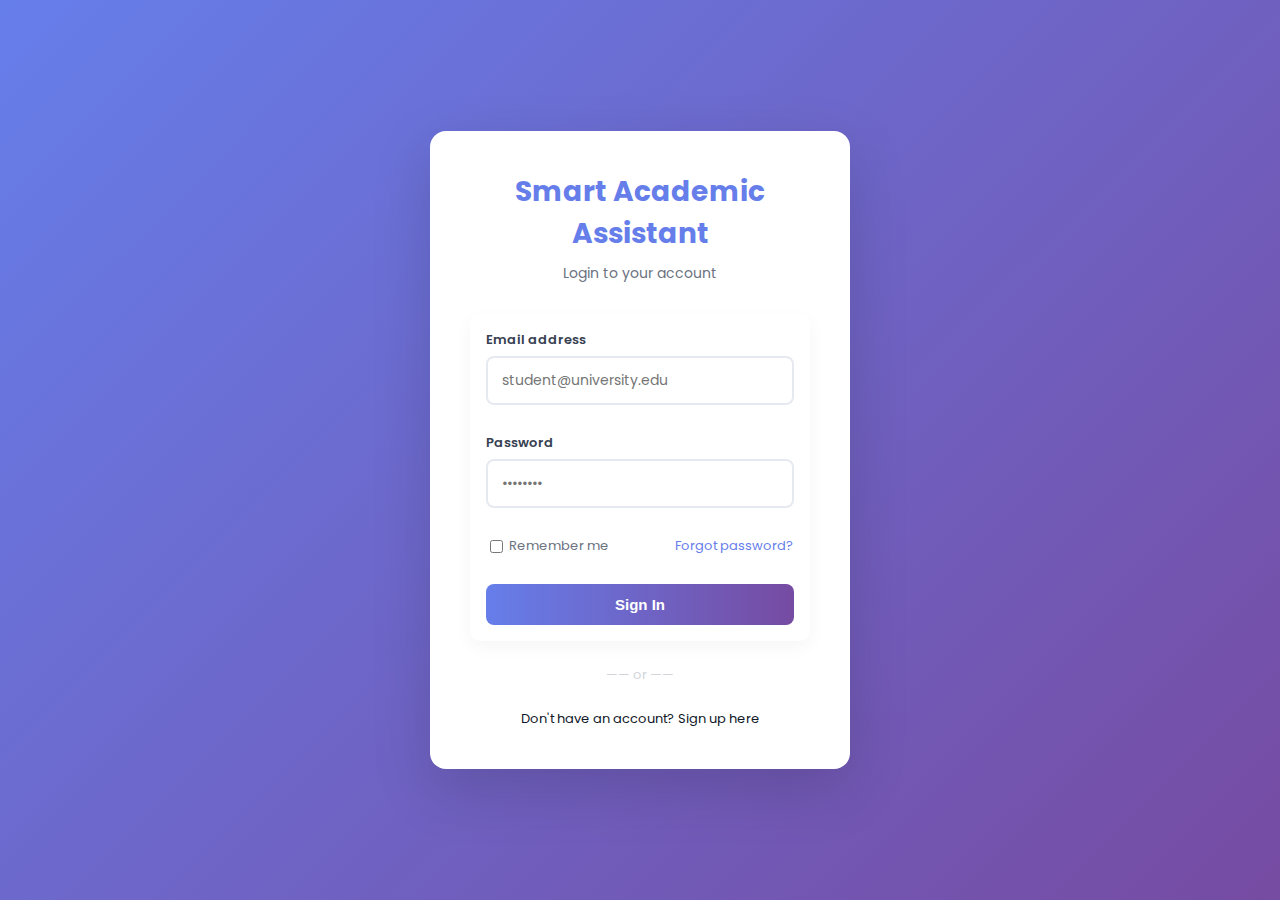
<file: login.html>
<!doctype html>
<html lang="en">
<head>
  <meta charset="utf-8">
  <meta name="viewport" content="width=device-width,initial-scale=1">
  <title>Smart Academic Assistant — Login</title>
  <link rel="stylesheet" href="styles.css">
  <style>
    body { background: linear-gradient(135deg, #667eea 0%, #764ba2 100%); min-height: 100vh; display: flex; align-items: center; justify-content: center; }
    .login-container { background: white; border-radius: 16px; box-shadow: 0 20px 60px rgba(0,0,0,0.15); width: 100%; max-width: 420px; padding: 40px; }
    .login-header { text-align: center; margin-bottom: 30px; }
    .login-header h1 { font-size: 28px; margin: 0; color: #667eea; }
    .login-header p { color: #6b7280; font-size: 14px; margin-top: 8px; }
    .form-input { width: 100%; padding: 12px 14px; border: 2px solid #e6e9ef; border-radius: 8px; font-size: 14px; margin-bottom: 12px; font-family: 'Poppins', Arial, sans-serif; transition: border-color 0.3s; }
    .form-input:focus { outline: none; border-color: #667eea; }
    .form-group { margin-bottom: 16px; }
    .form-group label { display: block; font-size: 13px; color: #374151; margin-bottom: 6px; font-weight: 600; }
    .login-btn { width: 100%; padding: 12px; background: linear-gradient(90deg, #667eea, #764ba2); color: white; border: none; border-radius: 8px; font-size: 15px; font-weight: 600; cursor: pointer; margin-top: 8px; }
    .login-btn:hover { opacity: 0.9; }
    .divider { text-align: center; margin: 24px 0; color: #d1d5db; font-size: 13px; }
    .signup-link { text-align: center; margin-top: 16px; font-size: 13px; }
    .signup-link a { color: #667eea; text-decoration: none; font-weight: 600; cursor: pointer; }
    .signup-form { display: none; }
    .signup-form.active { display: block; }
    .login-form.hidden { display: none; }
    .back-btn { color: #667eea; background: none; border: none; cursor: pointer; font-size: 13px; font-weight: 600; margin-bottom: 12px; }
  </style>
</head>
<body>

  <div class="login-container">
    <div class="login-form">
      <div class="login-header">
        <h1>Smart Academic Assistant</h1>
        <p>Login to your account</p>
      </div>

      <form onsubmit="handleLogin(event)">
        <div class="form-group">
          <label>Email address</label>
          <input type="email" class="form-input" placeholder="student@university.edu" required>
        </div>

        <div class="form-group">
          <label>Password</label>
          <input type="password" class="form-input" placeholder="••••••••" required>
        </div>

        <div style="display:flex; justify-content:space-between; align-items:center; font-size:13px; margin-bottom:20px">
          <label style="display:flex; align-items:center; margin:0">
            <input type="checkbox" style="margin-right:6px"> Remember me
          </label>
          <a href="#" style="color:#667eea; text-decoration:none">Forgot password?</a>
        </div>

        <button type="submit" class="login-btn">Sign In</button>
      </form>

      <div class="divider">—— or ——</div>

      <div class="signup-link">
        Don't have an account? <span onclick="toggleForm()" style="cursor:pointer">Sign up here</span>
      </div>
    </div>

    <div class="signup-form">
      <button type="button" class="back-btn" onclick="toggleForm()">← Back to login</button>
      <div class="login-header" style="margin-bottom:24px">
        <h1 style="font-size:24px">Create Account</h1>
        <p>Join us to track your academic progress</p>
      </div>

      <form onsubmit="handleSignup(event)">
        <div class="form-group">
          <label>Full name</label>
          <input type="text" class="form-input" placeholder="John Doe" required>
        </div>

        <div class="form-group">
          <label>Email address</label>
          <input type="email" class="form-input" placeholder="student@university.edu" required>
        </div>

        <div class="form-group">
          <label>Password</label>
          <input type="password" class="form-input" placeholder="••••••••" required>
        </div>

        <div class="form-group">
          <label>Confirm password</label>
          <input type="password" class="form-input" placeholder="••••••••" required>
        </div>

        <div style="font-size:12px; color:#6b7280; margin-bottom:16px">
          By signing up, you agree to our <a href="#" style="color:#667eea; text-decoration:none">Terms of Service</a> and <a href="#" style="color:#667eea; text-decoration:none">Privacy Policy</a>.
        </div>

        <button type="submit" class="login-btn">Create Account</button>
      </form>
    </div>
  </div>

  <script>
    function toggleForm() {
      const loginForm = document.querySelector('.login-form');
      const signupForm = document.querySelector('.signup-form');
      loginForm.classList.toggle('hidden');
      signupForm.classList.toggle('active');
    }

    function handleLogin(event) {
      event.preventDefault();
      // Redirect to home page (index.html)
      window.location.href = 'index.html';
    }

    function handleSignup(event) {
      event.preventDefault();
      // Redirect to home page after signup
      window.location.href = 'index.html';
    }
  </script>

</body>
</html>
</file>
<file: styles.css>
/* Smart Academic Assistant - styles.css */
@import url('https://fonts.googleapis.com/css2?family=Poppins:wght@300;400;600&display=swap');

:root{
  --bg: #f8f9ff;
  --card: #ffffff;
  --accent: #1e40af; /* dark blue */
  --accent-2: #fbbf24; /* yellow-400 */
  --accent-3: #0ea5e9; /* sky blue */
  --accent-4: #3b82f6; /* blue */
  --accent-5: #1e3a8a; /* dark blue */
  --muted: #6b7280;
}

body {
  background: linear-gradient(135deg, #bfdbfe 0%, #60a5fa 25%, #dbeafe 50%, #fef08a 75%, #fde047 100%);
  min-height: 100vh;
}

*{box-sizing: border-box}
body{
  margin: 0;
  font-family: 'Poppins', Arial, sans-serif;
  color: #111827;
  -webkit-font-smoothing:antialiased;
}

.container{
  max-width: 1000px;
  margin: 24px auto;
  padding: 0 16px;
}

/* Top navigation */
.topnav{
  background: linear-gradient(90deg, #1e40af 0%, #0ea5e9 100%);
  padding: 12px 16px;
  box-shadow: 0 4px 12px rgba(30,64,175,0.2);
  border-radius: 8px;
  margin: 16px auto;
}
.nav-inner{
  max-width: 1000px;
  margin: 0 auto;
  display: flex;
  align-items: center;
  justify-content: space-between;
}
.brand{
  font-weight: 600;
  color: white;
}
.nav-search{margin-left:14px}
.search-input{padding:6px 8px; border-radius:6px; border:1px solid rgba(255,255,255,0.3); font-size:13px; background:rgba(255,255,255,0.15); color:#000; font-weight:500}
.search-input::placeholder{color:rgba(0,0,0,0.5)}

/* Avatar */
.avatar{width:34px; height:34px; border-radius:50%; overflow:hidden; display:inline-block; vertical-align:middle}
.avatar img{width:100%; height:100%; object-fit:cover}
.nav-links{
  list-style: none;
  margin: 0;
  padding: 0;
}
.nav-links li{
  display: inline-block;
  margin-left: 12px;
}
.nav-links a{
  text-decoration: none;
  color: white;
  padding: 8px 10px;
  border-radius: 6px;
  font-size: 14px;
  font-weight: 500;
}
.nav-links a.active,
.nav-links a:hover{
  background: rgba(255,255,255,0.2);
  color: white;
}
.nav-logout{
  margin-left: 16px;
  padding-left: 16px;
  border-left: 2px solid rgba(255,255,255,0.3);
}
.nav-logout a{
  background: linear-gradient(90deg, #fbbf24, #f59e0b);
  color: #1e40af !important;
  padding: 8px 14px;
  border-radius: 6px;
  font-weight: 600;
  transition: all 0.3s;
}
.nav-logout a:hover{
  background: linear-gradient(90deg, #f59e0b, #fbbf24);
  box-shadow: 0 4px 8px rgba(251, 191, 36, 0.3);
}

/* Page header */
.page-header{
  margin: 18px 0;
}
.page-title{
  font-size: 20px;
  margin: 0 0 8px 0;
}
.subtitle{
  color: var(--muted);
  font-size: 13px;
}

/* Cards */
.cards{
  margin-top: 12px;
}
.card-row{
  margin: 0 -8px;
}
.card-col{
  display: inline-block;
  vertical-align: top;
  width: 32%;
  margin: 0 1% 16px 1%;
}
.card{
  background: var(--card);
  border-radius: 10px;
  padding: 16px;
  box-shadow: 0 6px 18px rgba(15,23,42,0.04);
}
.kpi-row{margin: 12px -6px}
.kpi{display:inline-block; width:32%; margin:0 1%; background:linear-gradient(135deg, #dbeafe 0%, #fef9e7 50%, #bfdbfe 100%); border-radius:10px; padding:12px; border-left:4px solid #1e40af}
.kpi .value{font-size:20px; font-weight:600; background:linear-gradient(90deg, #1e40af, #fbbf24); -webkit-background-clip:text; -webkit-text-fill-color:transparent}
.kpi .label{font-size:12px; color:var(--muted)}

/* Badges */
.badge{display:inline-block; padding:4px 8px; border-radius:999px; font-size:12px; font-weight:600}
.badge-success{background:#d1fae5; color:#065f46}
.badge-warning{background:#fef08a; color:#b45309}
.badge-danger{background:#fee2e2; color:#b91c1c}
.badge-info{background:#cffafe; color:#155e75}

/* Progress bar */
.progress{background:#dbeafe; border-radius:999px; height:10px; overflow:hidden}
.progress-inner{height:100%; background:linear-gradient(90deg, #1e40af, #0ea5e9, #fbbf24); border-radius:999px}

/* Thumbnail images used in task cards */
.thumb{width:56px; height:56px; border-radius:8px; overflow:hidden; display:inline-block; vertical-align:middle; margin-right:10px}
.thumb img{width:100%; height:100%; object-fit:cover}

/* Ribbon for priority */
.ribbon{position:relative}
.ribbon:before{content:""; position:absolute; right:12px; top:-8px; background:var(--accent-2); color:white; padding:6px 10px; font-size:12px; border-radius:6px}

/* Hero */
.hero{display:flex; align-items:center; gap:18px; padding:18px; border-radius:12px; background:linear-gradient(90deg, rgba(30,64,175,0.1), rgba(14,165,233,0.1), rgba(251,191,36,0.08)); border-left:4px solid #1e40af}
.hero-title{font-size:18px; margin:0}
.hero-sub{color:var(--muted); font-size:13px}

/* Chart image placeholder */
.chart-img{width:100%; max-height:280px; object-fit:cover; border-radius:8px}

.card h3{
  margin: 0 0 8px 0;
  font-size: 14px;
}
.card p{
  margin: 0;
  color: var(--muted);
  font-size: 13px;
}

.chart-placeholder{
  background: linear-gradient(180deg, rgba(79,70,229,0.03), rgba(79,70,229,0.02));
  border: 1px dashed rgba(99,102,241,0.18);
  height: 220px;
  border-radius: 8px;
  padding: 12px;
  margin-top: 12px;
}

/* Forms */
form{background: var(--card); padding: 16px; border-radius: 10px; box-shadow: 0 6px 18px rgba(15,23,42,0.04);}
.form-row{margin-bottom: 12px}
label{display:block; font-size:13px; color:var(--muted); margin-bottom:6px}
input[type=text], input[type=number], input[type=date], select{
  width: 100%;
  padding: 8px 10px;
  border: 1px solid #e6e9ef;
  border-radius: 6px;
  font-size: 14px;
}
button.primary{
  background: var(--accent);
  color: white;
  border: none;
  padding: 10px 14px;
  border-radius: 8px;
  cursor: pointer;
  font-weight: 600;
}

/* Task list cards */
.task-list{margin-top: 14px}
.task-item{background: var(--card); padding: 12px; border-radius: 8px; margin-bottom: 10px; box-shadow:0 4px 12px rgba(16,24,40,0.03)}
.task-meta{color:var(--muted); font-size:13px}

/* small labels on cards */
.meta-row{margin-top:8px}


/* Two-column simple layout for analytics */
.two-col{margin-top:12px}
.col{display:inline-block; vertical-align:top; width:48%; margin-right:4%;}
.col:last-child{margin-right:0}
.small-box{background:var(--card); padding:14px; border-radius:8px; box-shadow:0 6px 18px rgba(15,23,42,0.04); margin-bottom:12px}

/* Legend */
.legend{display:flex; gap:10px; align-items:center; margin-top:8px}
.legend .item{display:flex; gap:6px; align-items:center; font-size:13px}
.legend .sw{width:12px; height:12px; border-radius:3px; display:inline-block}


/* Footer */
.footer{color:var(--muted); font-size:13px; text-align:center; margin:26px 0 60px 0}

/* Small screens: stack columns */
@media (max-width:700px){
  .card-col{width:100%; display:block}
  .col{display:block; width:100%; margin-right:0}
  .nav-inner{flex-direction:column; align-items:flex-start}
  .nav-links{margin-top:8px}
}
</file>
